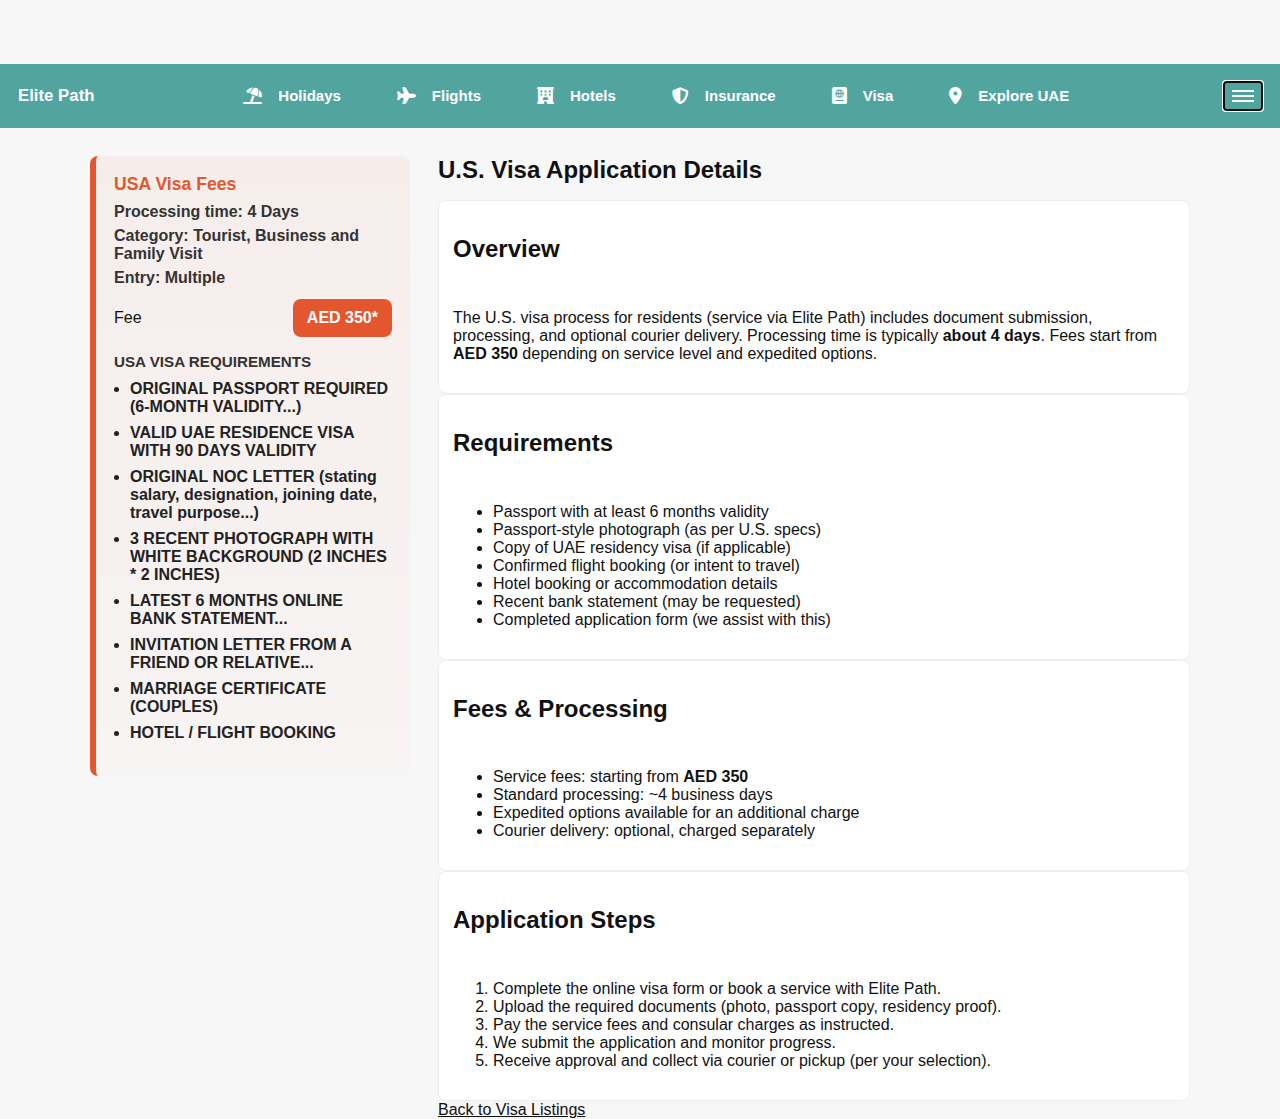
<file: visa-usa.html>
<!doctype html>
<html lang="en">
<head>
	<meta charset="utf-8" />
	<meta name="viewport" content="width=device-width,initial-scale=1" />
	<title>U.S. Visa — Elite Path</title>
	<link rel="stylesheet" href="styles.css">
	<link rel="stylesheet" href="https://cdnjs.cloudflare.com/ajax/libs/font-awesome/6.5.0/css/all.min.css" integrity="" crossorigin="anonymous" referrerpolicy="no-referrer" />
</head>
<body>

	<header class="site-header">
		<div class="header-inner" aria-hidden="true">
			<div class="brand">Elite Path</div>
			<div class="brand-sub">Explore. Book. Travel.</div>
		</div>
	</header>

	<nav class="primary-nav-red" aria-label="Primary navigation">
		<div class="nav-left">
			<div class="brand">Elite Path</div>
		</div>

		<div class="nav-center" role="menu" aria-hidden="true">
			<a href="index.html#holidays" role="menuitem"><i class="fa-solid fa-umbrella-beach" aria-hidden="true"></i><span>Holidays</span></a>
			<a href="index.html#flights" role="menuitem"><i class="fa-solid fa-plane" aria-hidden="true"></i><span>Flights</span></a>
			<a href="index.html#hotels" role="menuitem"><i class="fa-solid fa-hotel" aria-hidden="true"></i><span>Hotels</span></a>
			<a href="index.html#insurance" role="menuitem"><i class="fa-solid fa-shield-halved" aria-hidden="true"></i><span>Insurance</span></a>
			<a href="index.html#visa" role="menuitem"><i class="fa-solid fa-passport" aria-hidden="true"></i><span>Visa</span></a>
			<a href="index.html#explore" role="menuitem"><i class="fa-solid fa-location-dot" aria-hidden="true"></i><span>Explore UAE</span></a>
		</div>

		<div class="nav-right">
			<button class="hamburger" aria-label="Open menu">
				<span></span>
				<span></span>
				<span></span>
			</button>
		</div>
	</nav>

	<div id="menu-live" class="visually-hidden" aria-live="polite" aria-atomic="true"></div>

	<main>
		<section class="container">
			<article class="visa-page">

				<!-- USA Visa grid: left summary + right details -->
				<div class="usa-visa-grid">
					<div class="visa-summary-box" aria-labelledby="usa-fees-title">
						<h3 id="usa-fees-title">USA Visa Fees</h3>
						<ul class="summary-list">
							<li>Processing time: <strong>4 Days</strong></li>
							<li>Category: <strong>Tourist, Business and Family Visit</strong></li>
							<li>Entry: <strong>Multiple</strong></li>
						</ul>
						<div class="visa-fee">
							<div class="fee-note">Fee</div>
							<div class="fee-pill">AED 350*</div>
						</div>
						<div class="requirements-title">USA VISA REQUIREMENTS</div>
						<ul class="usa-requirements">
							<li>ORIGINAL PASSPORT REQUIRED (6-MONTH VALIDITY...)</li>
							<li>VALID UAE RESIDENCE VISA WITH 90 DAYS VALIDITY</li>
							<li>ORIGINAL NOC LETTER (stating salary, designation, joining date, travel purpose...)</li>
							<li>3 RECENT PHOTOGRAPH WITH WHITE BACKGROUND (2 INCHES * 2 INCHES)</li>
							<li>LATEST 6 MONTHS ONLINE BANK STATEMENT...</li>
							<li>INVITATION LETTER FROM A FRIEND OR RELATIVE...</li>
							<li>MARRIAGE CERTIFICATE (COUPLES)</li>
							<li>HOTEL / FLIGHT BOOKING</li>
						</ul>
					</div>
					<div>
				<h1 class="visa-title">U.S. Visa Application Details</h1>

				<div class="visa-card visa-card-spacing">
					<h2>Overview</h2>
					<p>The U.S. visa process for residents (service via Elite Path) includes document submission, processing, and optional courier delivery. Processing time is typically <strong>about 4 days</strong>. Fees start from <strong>AED 350</strong> depending on service level and expedited options.</p>
				</div>

				<div class="visa-card visa-card-spacing">
					<h2>Requirements</h2>
					<ul>
						<li>Passport with at least 6 months validity</li>
						<li>Passport-style photograph (as per U.S. specs)</li>
						<li>Copy of UAE residency visa (if applicable)</li>
						<li>Confirmed flight booking (or intent to travel)</li>
						<li>Hotel booking or accommodation details</li>
						<li>Recent bank statement (may be requested)</li>
						<li>Completed application form (we assist with this)</li>
					</ul>
				</div>

				<div class="visa-card visa-card-spacing">
					<h2>Fees & Processing</h2>
					<ul>
						<li>Service fees: starting from <strong>AED 350</strong></li>
						<li>Standard processing: ~4 business days</li>
						<li>Expedited options available for an additional charge</li>
						<li>Courier delivery: optional, charged separately</li>
					</ul>
				</div>

				<div class="visa-card visa-card-spacing">
					<h2>Application Steps</h2>
					<ol>
						<li>Complete the online visa form or book a service with Elite Path.</li>
						<li>Upload the required documents (photo, passport copy, residency proof).</li>
						<li>Pay the service fees and consular charges as instructed.</li>
						<li>We submit the application and monitor progress.</li>
						<li>Receive approval and collect via courier or pickup (per your selection).</li>
					</ol>
				</div>

				<div class="visa-button-container">
					<a href="index.html#visa" class="search-btn">Back to Visa Listings</a>
				</div>
					</div> <!-- end right column -->
				</div> <!-- end usa-visa-grid -->
			</article>
		</section>
	</main>

	<script src="script.js"></script>
</body>
</html>
</file>
<file: styles.css>
:root{
	--primary: #52a59f;
	--text-on-primary: #ffffff;
	--max-width: 1100px;
	--menu-duration: 2358ms;
	--menu-ease: cubic-bezier(0.0000, 1.0000, 0.0000, 0.9127);
}

/* Utility: visually hidden (for ARIA live region) */
.visually-hidden {
	position: absolute !important;
	height: 1px; width: 1px;
	overflow: hidden;
	clip: rect(1px, 1px, 1px, 1px);
	white-space: nowrap; /* nowrap helps VoiceOver */
	border: 0; padding: 0; margin: -1px;
}

/* Base */
html,body{height:100%;margin:0;font-family:Arial, Helvetica, sans-serif;color:#111;background:#f7f7f7}
body{padding-top:64px}
a{color:inherit}

/* Header */
.site-header{position:fixed;top:0;left:0;right:0;height:0;background:transparent;border-bottom:none;display:flex;align-items:center;justify-content:space-between;padding:0 16px;z-index:40}
.header-inner{display:flex;align-items:center;gap:12px}
.header-inner[aria-hidden="true"]{display:none}
.brand{font-weight:700;font-size:1.25rem;color:#111}
.brand-sub{font-size:.9rem;color:#666}
.hamburger{background:transparent;border:0;padding:8px;display:inline-flex;flex-direction:column;gap:3px;cursor:pointer}
.hamburger span{display:block;width:22px;height:2px;background:#111}
a{color:inherit}

/* Primary navigation bar styled like the target site */
.primary-nav-red{
	background:var(--primary);
	color:var(--text-on-primary);
	display:flex;
	align-items:center;
	justify-content:space-between;
	gap:8px;
	padding:0 18px; /* horizontal padding */
	height:64px; /* fixed height to align items exactly */
	position:sticky;
	top:0;
	z-index:30;
}

.nav-left{display:flex;align-items:center}
.nav-left .brand{color:var(--text-on-primary);font-weight:800;font-size:1.05rem}
.nav-center{display:flex;gap:6px;align-items:center;justify-content:center}
.nav-center a{
	color:var(--text-on-primary);
	text-decoration:none;
	font-weight:600;
	font-size:15px;         /* tuned for vertical balance */
	line-height:20px;      /* precise line-height to control vertical centering */
	padding:10px 18px;     /* slightly reduced vertical padding for tighter fit */
	display:inline-flex;
	align-items:center;
	gap:10px;
	border-radius:6px;
}
.nav-center a i{font-size:1.05rem;line-height:1}
.nav-center a span{margin-left:6px}
.nav-right{display:flex;align-items:center}
.nav-right .hamburger{margin-left:6px}
.nav-right .hamburger span{background:var(--text-on-primary)}

/* Container helper used in the page */
.container{max-width:var(--max-width);margin:28px auto;padding:0 16px}

/* Search widget */
.search-widget{background:#fff;padding:36px 28px;border-radius:10px;box-shadow:0 6px 18px rgba(12,20,30,0.06);text-align:center}
.search-widget input[type="search"]{width:100%;max-width:720px;padding:20px 18px;font-size:1.08rem;border:1px solid #e6e6e6;border-radius:8px;margin-bottom:20px}
.search-widget .search-btn{
	display:inline-block;
	margin-top:8px;
	margin-bottom:18px; /* explicit bottom margin to control spacing under button */
	padding:14px 16px;
	background:var(--primary);
	color:var(--text-on-primary);
	border:0;border-radius:8px;
	font-weight:700;font-size:1rem;
	cursor:pointer;
	width:90%;
	max-width:520px;
	font-family:Arial, Helvetica, sans-serif;
}

.search-title{margin:0 0 12px 0;font-size:1.35rem}


/* Trending Tours grid */
.trending{margin-top:20px}
.trending h2{margin:0 0 12px 0;font-size:1.25rem}
.tours-grid{
	display:grid;
	grid-template-columns:repeat(auto-fit,minmax(220px,1fr));
	gap:16px; /* slightly larger gap for clearer separation */
}
.tour-card{background:#fff;padding:14px;border-radius:8px;min-height:170px;display:flex;flex-direction:column;justify-content:space-between;border:1px solid #eee}
.tour-card .thumb{height:120px;overflow:hidden;border-radius:6px;margin-bottom:12px}
.tour-card .thumb img{width:100%;height:100%;object-fit:cover;display:block}
.tour-card .title{font-weight:700}
.tour-card .meta{font-size:.9rem;color:#666}

/* Responsive adjustments */
@media (min-width:900px){
	.nav-center{gap:12px}
	.nav-center a{padding:12px 22px}
	.search-widget .search-btn{width:320px}
}

/* Mobile menu styles (class-based) */
@media (max-width:899px){
	/* mobile: hide nav-center visually via max-height and opacity so we can animate it */
	.nav-center{
		display:flex;
		flex-direction:column;
		background:var(--primary);
		position:absolute;
		left:0;
		right:0;
		top:64px;
		padding:12px 16px;
		gap:8px;
		box-shadow:0 10px 30px rgba(0,0,0,0.12);
		max-height:0; /* collapsed */
		overflow:hidden;
		opacity:0;
		transform:translateY(-8px);
		transition: max-height var(--menu-duration) var(--menu-ease), opacity var(--menu-duration) var(--menu-ease), transform var(--menu-duration) var(--menu-ease);
		pointer-events:none;
	}

	/* when nav has .open, expand the panel smoothly */
	.primary-nav-red.open{
		position:fixed;
		top:0;
		left:0;
		right:0;
		z-index:60;
	}
	.primary-nav-red.open .nav-center{
		max-height:520px; /* enough to show menu items */
		opacity:1;
		transform:translateY(0);
		pointer-events:auto;
	}
	.primary-nav-red.open .nav-center a{
		padding:10px 12px;
		width:100%;
		border-radius:6px;
		background:rgba(255,255,255,0.03);
	}
	/* show hamburger always on mobile */
	.nav-right .hamburger{display:inline-flex}

	/* staggered fade/slide for menu items */
	.nav-center a{
		opacity:0;
		transform:translateY(8px);
		transition: opacity var(--menu-duration) var(--menu-ease), transform var(--menu-duration) var(--menu-ease);
		transition-delay: 0ms;
	}
	.primary-nav-red.open .nav-center a{
		opacity:1;
		transform:translateY(0);
	}
	.primary-nav-red.open .nav-center a:nth-child(1){ transition-delay: 70ms; }
	.primary-nav-red.open .nav-center a:nth-child(2){ transition-delay: 140ms; }
	.primary-nav-red.open .nav-center a:nth-child(3){ transition-delay: 210ms; }
	.primary-nav-red.open .nav-center a:nth-child(4){ transition-delay: 280ms; }
	.primary-nav-red.open .nav-center a:nth-child(5){ transition-delay: 350ms; }
	.primary-nav-red.open .nav-center a:nth-child(6){ transition-delay: 420ms; }
}

/* Visa page styles */
.visa-page{font-family:Arial, Helvetica, sans-serif}
.visa-section{margin-top:28px}
.visa-title{margin:0 0 16px 0;font-size:1.5rem}
.visa-card-container{margin-bottom:18px}
.listing-title{margin:0 0 12px 0;font-size:1.25rem}
.visa-form{background:#fff;padding:20px;border-radius:10px;box-shadow:0 8px 24px rgba(12,20,30,0.06);max-width:760px;margin:0 auto}
.visa-form .field{margin-bottom:12px;display:flex;flex-direction:column;align-items:stretch}

/* Layout: place the four primary visa fields in one horizontal row on wide screens */
.visa-form .flex-search-row{display:flex;gap:18px;align-items:flex-start;flex-wrap:wrap;margin-bottom:12px}
.visa-form .flex-search-row .field{flex:0 0 auto;min-width:160px;margin-bottom:0}
.visa-form .flex-search-row .field:nth-child(1){flex:0 0 25%}
.visa-form .flex-search-row .field:nth-child(2){flex:0 0 30%}
.visa-form .flex-search-row .field:nth-child(3){flex:0 0 25%}
.visa-form .flex-search-row .field:nth-child(4){flex:0 0 20%}
.visa-form .flex-search-row .field label{display:block;margin-bottom:8px}

@media (max-width:899px){
	.visa-form .flex-search-row{flex-direction:column}
	.visa-form .flex-search-row .field{min-width:0}
}
.visa-form label{font-weight:600;margin-bottom:6px}
.visa-form select,.visa-form input{padding:12px;border:1px solid #e6e6e6;border-radius:6px;font-size:1rem}
.apply-btn{background:var(--primary);color:var(--text-on-primary);border:0;padding:14px 20px;border-radius:8px;font-weight:800;cursor:pointer;width:100%;max-width:420px;margin:0 auto;display:block}

/* Custom select component: visually match .visa-form select and position dropdown */
.custom-select{position:relative;display:block;width:100%;max-width:100%}
.custom-select .select-trigger{
	padding:12px;
	border:1px solid #e6e6e6;
	border-radius:6px;
	font-size:1rem;
	background:#fff;
	cursor:pointer;
}
.custom-select .select-trigger:focus{outline:2px solid #cfcfcf}
.custom-select .select-options{
	position:absolute;
	top:100%;
	left:0;
	right:0;
	z-index:50;
	background:#fff;
	border:1px solid #e6e6e6;
	border-radius:6px;
	box-shadow:0 8px 24px rgba(12,20,30,0.06);
	margin-top:6px;
	display:none;
	max-height:220px;
	overflow:auto;
}
.custom-select.open .select-options{display:block}
.custom-select .option{padding:10px 12px;cursor:pointer}
.custom-select .option:hover{background:#f5f5f5}

/* Highlight for type-ahead matches */
.custom-select .option .match{
	background: rgba(255,229,100,0.9);
	padding: 0 3px;
	border-radius: 2px;
	font-weight: 700;
}

/* Flatpickr theming to match project primary color */
.flatpickr-calendar{border-radius:10px;box-shadow:0 12px 28px rgba(12,20,30,0.10);}
.flatpickr-months .flatpickr-current-month{color:var(--primary);font-weight:700}
.flatpickr-day:hover{background:rgba(0,0,0,0.04)}
.flatpickr-day.today{box-shadow:inset 0 0 0 1px rgba(0,0,0,0.06)}
.flatpickr-day.selected, .flatpickr-day.startRange, .flatpickr-day.endRange{
    background: var(--primary) !important;
    color: var(--text-on-primary) !important;
    border-color: var(--primary) !important;
}
.flatpickr-day.selected:hover, .flatpickr-day.startRange:hover, .flatpickr-day.endRange:hover{
    opacity: 0.95;
}

/* Small wrapper and icon styles to match reference structure */
.select_bx{display:flex;align-items:center;gap:8px;position:relative}
.select_bx .svgBG5{width:20px;height:20px;display:inline-flex;align-items:center;justify-content:center;position:absolute;left:12px;top:50%;transform:translateY(-50%);pointer-events:none}
 .select_bx .svgBG5 svg{width:18px;height:18px;display:block;color:var(--primary)}
.select_bx .svgBG1.ArrowDownRight{width:14px;height:14px;display:inline-flex;align-items:center;justify-content:center;position:absolute;right:12px;top:50%;transform:translateY(-50%);pointer-events:none}
 .select_bx .svgBG1.ArrowDownRight svg{width:14px;height:14px;display:block;color:var(--primary)}
 .select_bx .select-trigger.inputselectbox{flex:1;position:relative;padding-left:38px;padding-right:42px}
.rich-datepicker-wrap .flatpickr-input{padding-left:44px}
.select_bx.rich-datepicker-wrap .svgBG5.calIcon{margin-right:8px}

/* Make trigger look like filled controls with consistent padding and rounded corners */

/* Trigger control visual — tuned for pixel match */
.select_bx .select-trigger{display:flex;align-items:center;gap:8px;padding:10px 12px;border-radius:8px;background:#fff;border:1px solid #e6e6e6;font-size:14px}
.select_bx .select-trigger.inputselectbox{padding-left:10px}
.select_bx .svgBG5[aria-hidden="true"]{opacity:0.95}
.select-trigger .trigger-label{flex:1}

/* Trigger label precise typography */
.select_bx .select-trigger .trigger-label{font-weight:600;color:#303030;letter-spacing:0.2px;line-height:1.2;font-size:14px}

/* Typography refinements: closer to reference */
.select_bx .select-trigger .trigger-label{font-weight:600;color:#333;letter-spacing:0.0px}

/* Keep trigger label visible (do not hide). */
/* If you want a compact icon-only style later, toggle a class instead of globally hiding the label. */

.custom-select .option{font-weight:500;color:#333;letter-spacing:0.08px;line-height:1.35;font-size:13px}

/* flatpickr / input placeholder styling to match sample */
#travel-date::placeholder, .flatpickr-input::placeholder{color:#9a9a9a;opacity:1;font-weight:500;letter-spacing:0.18px}
#travel-date{font-weight:600;color:#303030;line-height:1.2}

/* Chevron rotation when dropdown opens */
.custom-select .svgBG1.ArrowDownRight{transition:transform 220ms cubic-bezier(.2,.9,.2,1)}
.custom-select.open .svgBG1.ArrowDownRight{transform:rotate(180deg)}


/* Visa listing grid */
.visa-listing{margin-top:20px}
.visa-grid{display:grid;grid-template-columns:repeat(auto-fit,minmax(220px,1fr));gap:16px}
.visa-card{background:#fff;border:1px solid #eee;padding:14px;border-radius:8px;display:flex;flex-direction:column;gap:10px}
.visa-card .visa-thumb{height:110px;overflow:hidden;border-radius:6px}
.visa-card .visa-thumb img{width:100%;height:100%;object-fit:cover;display:block}
.visa-card .country{font-weight:700;font-size:1.05rem}
.visa-card .duration{color:#666}
.visa-card .price{margin-top:auto;font-weight:800;color:var(--primary)}

@media(min-width:900px){
	.visa-form{padding:28px}
	.visa-form .field{flex-direction:row;gap:12px}
	.visa-form label{min-width:110px;align-self:center;margin:0}
	.visa-form select{flex:1}
}

/* USA visa page specific styles */
:root{--visa-accent:#e4572e}
.usa-visa-grid{display:grid;grid-template-columns:320px 1fr;gap:28px;align-items:start}
.visa-summary-box{background:linear-gradient(180deg, rgba(228,87,46,0.06), rgba(228,87,46,0.02));border-left:6px solid var(--visa-accent);padding:18px;border-radius:8px}
.visa-summary-box h3{margin:0 0 8px 0;font-size:1.1rem;color:var(--visa-accent)}
.visa-summary-box .summary-list{list-style:none;padding:0;margin:8px 0 12px 0;color:#333}
.visa-summary-box .summary-list li{margin-bottom:6px;font-weight:600}
.visa-summary-box .visa-fee{display:flex;align-items:center;justify-content:space-between;margin-top:12px}
.visa-summary-box .visa-fee .fee-pill{background:var(--visa-accent);color:#fff;padding:10px 14px;border-radius:8px;font-weight:800}
.visa-summary-box .requirements-title{margin-top:16px;font-size:0.95rem;font-weight:800;color:#333}
.usa-requirements{margin-top:10px;padding-left:16px}
.usa-requirements li{margin-bottom:8px;font-weight:700;color:#222}

@media(max-width:899px){
    .usa-visa-grid{grid-template-columns:1fr;}
}
</file>
